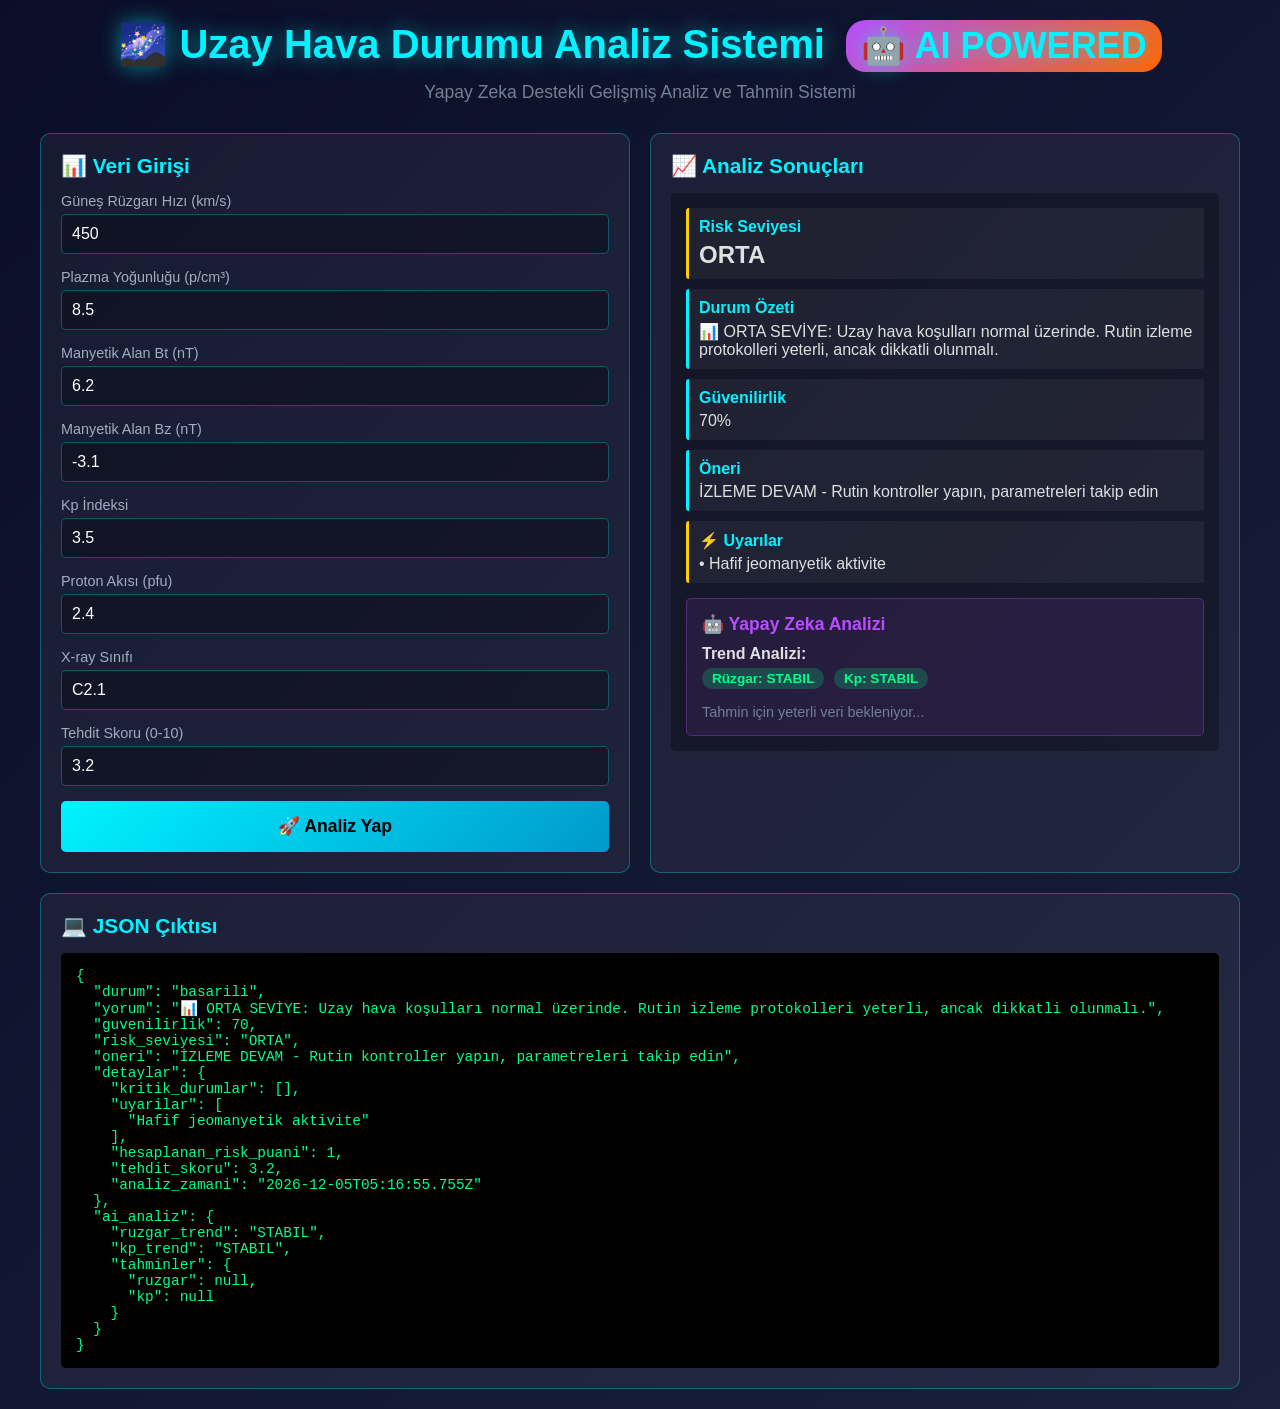
<file: Arayuz_UI/uzay_analiz_test.html>
<!DOCTYPE html>
<html lang="tr">
<head>
    <meta charset="UTF-8">
    <meta name="viewport" content="width=device-width, initial-scale=1.0">
    <title>🤖 AI Destekli Uzay Hava Durumu Analizi</title>
    <style>
        * {
            margin: 0;
            padding: 0;
            box-sizing: border-box;
        }

        body {
            font-family: 'Segoe UI', Tahoma, Geneva, Verdana, sans-serif;
            background: linear-gradient(135deg, #0a0e27 0%, #1a1f3a 100%);
            color: #e0e0e0;
            padding: 20px;
            min-height: 100vh;
        }

        .container {
            max-width: 1200px;
            margin: 0 auto;
        }

        h1 {
            text-align: center;
            color: #00f3ff;
            margin-bottom: 10px;
            font-size: 2.5em;
            text-shadow: 0 0 20px rgba(0, 243, 255, 0.5);
        }

        .subtitle {
            text-align: center;
            color: #718096;
            margin-bottom: 30px;
            font-size: 1.1em;
        }

        .ai-badge {
            display: inline-block;
            background: linear-gradient(135deg, #b84dff 0%, #ff6600 100%);
            padding: 5px 15px;
            border-radius: 20px;
            font-size: 0.9em;
            font-weight: bold;
            margin-left: 10px;
            animation: pulse 2s infinite;
        }

        @keyframes pulse {
            0%, 100% { opacity: 1; }
            50% { opacity: 0.7; }
        }

        .grid {
            display: grid;
            grid-template-columns: 1fr 1fr;
            gap: 20px;
            margin-bottom: 20px;
        }

        .panel {
            background: rgba(255, 255, 255, 0.05);
            border: 1px solid rgba(0, 243, 255, 0.3);
            border-radius: 10px;
            padding: 20px;
        }

        .panel h2 {
            color: #00f3ff;
            margin-bottom: 15px;
            font-size: 1.3em;
        }

        .input-group {
            margin-bottom: 15px;
        }

        label {
            display: block;
            margin-bottom: 5px;
            color: #a0aec0;
            font-size: 0.9em;
        }

        input {
            width: 100%;
            padding: 10px;
            background: rgba(0, 0, 0, 0.3);
            border: 1px solid rgba(0, 243, 255, 0.3);
            border-radius: 5px;
            color: #fff;
            font-size: 1em;
        }

        input:focus {
            outline: none;
            border-color: #00f3ff;
            box-shadow: 0 0 10px rgba(0, 243, 255, 0.3);
        }

        button {
            width: 100%;
            padding: 15px;
            background: linear-gradient(135deg, #00f3ff 0%, #0099cc 100%);
            border: none;
            border-radius: 5px;
            color: #000;
            font-size: 1.1em;
            font-weight: bold;
            cursor: pointer;
            transition: all 0.3s;
        }

        button:hover {
            transform: translateY(-2px);
            box-shadow: 0 5px 20px rgba(0, 243, 255, 0.5);
        }

        .result {
            background: rgba(0, 0, 0, 0.3);
            border-radius: 5px;
            padding: 15px;
            margin-top: 10px;
        }

        .result-item {
            margin-bottom: 10px;
            padding: 10px;
            background: rgba(255, 255, 255, 0.05);
            border-left: 3px solid #00f3ff;
            border-radius: 3px;
        }

        .result-label {
            color: #00f3ff;
            font-weight: bold;
            margin-bottom: 5px;
        }

        .result-value {
            color: #e0e0e0;
        }

        .risk-DÜŞÜK { border-left-color: #00ff88; }
        .risk-ORTA { border-left-color: #ffcc00; }
        .risk-YÜKSEK { border-left-color: #ff6600; }
        .risk-KRİTİK { border-left-color: #ff003c; }

        .json-output {
            background: #000;
            padding: 15px;
            border-radius: 5px;
            overflow-x: auto;
            font-family: 'Courier New', monospace;
            font-size: 0.9em;
            color: #00ff88;
        }

        .ai-section {
            background: rgba(184, 77, 255, 0.1);
            border: 1px solid rgba(184, 77, 255, 0.3);
            border-radius: 5px;
            padding: 15px;
            margin-top: 15px;
        }

        .ai-section h3 {
            color: #b84dff;
            margin-bottom: 10px;
            font-size: 1.1em;
        }

        .trend-badge {
            display: inline-block;
            padding: 3px 10px;
            border-radius: 12px;
            font-size: 0.85em;
            margin: 5px 5px 5px 0;
            font-weight: bold;
        }

        .trend-STABIL { background: rgba(0, 255, 136, 0.2); color: #00ff88; }
        .trend-ARTIŞ { background: rgba(255, 204, 0, 0.2); color: #ffcc00; }
        .trend-DÜŞÜŞ { background: rgba(0, 243, 255, 0.2); color: #00f3ff; }
        .trend-HIZLI { background: rgba(255, 0, 60, 0.2); color: #ff003c; }

        .prediction {
            background: rgba(0, 0, 0, 0.3);
            padding: 10px;
            border-radius: 5px;
            margin-top: 10px;
        }

        .prediction-label {
            color: #b84dff;
            font-weight: bold;
            margin-bottom: 5px;
        }

        @media (max-width: 768px) {
            .grid {
                grid-template-columns: 1fr;
            }
        }
    </style>
</head>
<body>
    <div class="container">
        <h1>🌌 Uzay Hava Durumu Analiz Sistemi <span class="ai-badge">🤖 AI POWERED</span></h1>
        <p class="subtitle">Yapay Zeka Destekli Gelişmiş Analiz ve Tahmin Sistemi</p>
        
        <div class="grid">
            <div class="panel">
                <h2>📊 Veri Girişi</h2>
                
                <div class="input-group">
                    <label>Güneş Rüzgarı Hızı (km/s)</label>
                    <input type="number" id="ruzgar_hizi" value="450" step="0.1">
                </div>

                <div class="input-group">
                    <label>Plazma Yoğunluğu (p/cm³)</label>
                    <input type="number" id="plazma_yogunlugu" value="8.5" step="0.1">
                </div>

                <div class="input-group">
                    <label>Manyetik Alan Bt (nT)</label>
                    <input type="number" id="bt_gucu" value="6.2" step="0.1">
                </div>

                <div class="input-group">
                    <label>Manyetik Alan Bz (nT)</label>
                    <input type="number" id="bz_yonu" value="-3.1" step="0.1">
                </div>

                <div class="input-group">
                    <label>Kp İndeksi</label>
                    <input type="number" id="kp_indeksi" value="3.5" step="0.1">
                </div>

                <div class="input-group">
                    <label>Proton Akısı (pfu)</label>
                    <input type="number" id="proton_akisi" value="2.4" step="0.1">
                </div>

                <div class="input-group">
                    <label>X-ray Sınıfı</label>
                    <input type="text" id="xray_sinifi" value="C2.1">
                </div>

                <div class="input-group">
                    <label>Tehdit Skoru (0-10)</label>
                    <input type="number" id="tehdit_skoru" value="3.2" step="0.1" min="0" max="10">
                </div>

                <button onclick="analizYap()">🚀 Analiz Yap</button>
            </div>

            <div class="panel">
                <h2>📈 Analiz Sonuçları</h2>
                <div id="sonuclar" class="result">
                    <p style="text-align: center; color: #718096;">Analiz yapmak için verileri girin ve butona tıklayın</p>
                </div>
            </div>
        </div>

        <div class="panel">
            <h2>💻 JSON Çıktısı</h2>
            <pre id="json-output" class="json-output">Analiz sonucu burada görünecek...</pre>
        </div>
    </div>

    <script src="uzay_analiz.js"></script>
    <script>
        function analizYap() {
            // Verileri topla
            const veriler = {
                ruzgar_hizi: parseFloat(document.getElementById('ruzgar_hizi').value),
                plazma_yogunlugu: parseFloat(document.getElementById('plazma_yogunlugu').value),
                bt_gucu: parseFloat(document.getElementById('bt_gucu').value),
                bz_yonu: parseFloat(document.getElementById('bz_yonu').value),
                kp_indeksi: parseFloat(document.getElementById('kp_indeksi').value),
                proton_akisi: parseFloat(document.getElementById('proton_akisi').value),
                xray_sinifi: document.getElementById('xray_sinifi').value,
                tehdit_skoru: parseFloat(document.getElementById('tehdit_skoru').value)
            };

            // Analiz yap
            const sonuc = uzayHavaDurumuAnalizi(veriler);

            // Sonuçları göster
            const sonuclarDiv = document.getElementById('sonuclar');
            sonuclarDiv.innerHTML = `
                <div class="result-item risk-${sonuc.risk_seviyesi}">
                    <div class="result-label">Risk Seviyesi</div>
                    <div class="result-value" style="font-size: 1.5em; font-weight: bold;">${sonuc.risk_seviyesi}</div>
                </div>

                <div class="result-item">
                    <div class="result-label">Durum Özeti</div>
                    <div class="result-value">${sonuc.yorum}</div>
                </div>

                <div class="result-item">
                    <div class="result-label">Güvenilirlik</div>
                    <div class="result-value">${sonuc.guvenilirlik}%</div>
                </div>

                <div class="result-item">
                    <div class="result-label">Öneri</div>
                    <div class="result-value">${sonuc.oneri}</div>
                </div>

                ${sonuc.detaylar.kritik_durumlar.length > 0 ? `
                <div class="result-item" style="border-left-color: #ff003c;">
                    <div class="result-label">⚠️ Kritik Durumlar</div>
                    <div class="result-value">
                        ${sonuc.detaylar.kritik_durumlar.map(d => `• ${d}`).join('<br>')}
                    </div>
                </div>
                ` : ''}

                ${sonuc.detaylar.uyarilar.length > 0 ? `
                <div class="result-item" style="border-left-color: #ffcc00;">
                    <div class="result-label">⚡ Uyarılar</div>
                    <div class="result-value">
                        ${sonuc.detaylar.uyarilar.map(u => `• ${u}`).join('<br>')}
                    </div>
                </div>
                ` : ''}

                ${sonuc.ai_analiz ? `
                <div class="ai-section">
                    <h3>🤖 Yapay Zeka Analizi</h3>
                    
                    <div style="margin-bottom: 10px;">
                        <strong>Trend Analizi:</strong><br>
                        <span class="trend-badge trend-${sonuc.ai_analiz.ruzgar_trend.includes('HIZLI') ? 'HIZLI' : sonuc.ai_analiz.ruzgar_trend}">
                            Rüzgar: ${sonuc.ai_analiz.ruzgar_trend}
                        </span>
                        <span class="trend-badge trend-${sonuc.ai_analiz.kp_trend.includes('HIZLI') ? 'HIZLI' : sonuc.ai_analiz.kp_trend}">
                            Kp: ${sonuc.ai_analiz.kp_trend}
                        </span>
                    </div>

                    ${sonuc.ai_analiz.tahminler.ruzgar ? `
                    <div class="prediction">
                        <div class="prediction-label">📊 30 Dakika Tahmini (Güneş Rüzgarı)</div>
                        <div>Mevcut: ${sonuc.ai_analiz.tahminler.ruzgar.mevcut.toFixed(1)} km/s</div>
                        <div>Tahmin: ${sonuc.ai_analiz.tahminler.ruzgar.tahmin.toFixed(1)} km/s</div>
                        <div>Değişim: ${sonuc.ai_analiz.tahminler.ruzgar.degisim > 0 ? '+' : ''}${sonuc.ai_analiz.tahminler.ruzgar.degisim.toFixed(1)} km/s</div>
                        <div>Güven: ${sonuc.ai_analiz.tahminler.ruzgar.guven.toFixed(0)}%</div>
                    </div>
                    ` : '<div style="color: #718096; font-size: 0.9em;">Tahmin için yeterli veri bekleniyor...</div>'}
                </div>
                ` : ''}
            `;

            // JSON çıktısını göster
            document.getElementById('json-output').textContent = JSON.stringify(sonuc, null, 2);
        }

        // Sayfa yüklendiğinde otomatik analiz yap
        window.addEventListener('load', () => {
            setTimeout(analizYap, 500);
        });
    </script>
</body>
</html>
</file>
